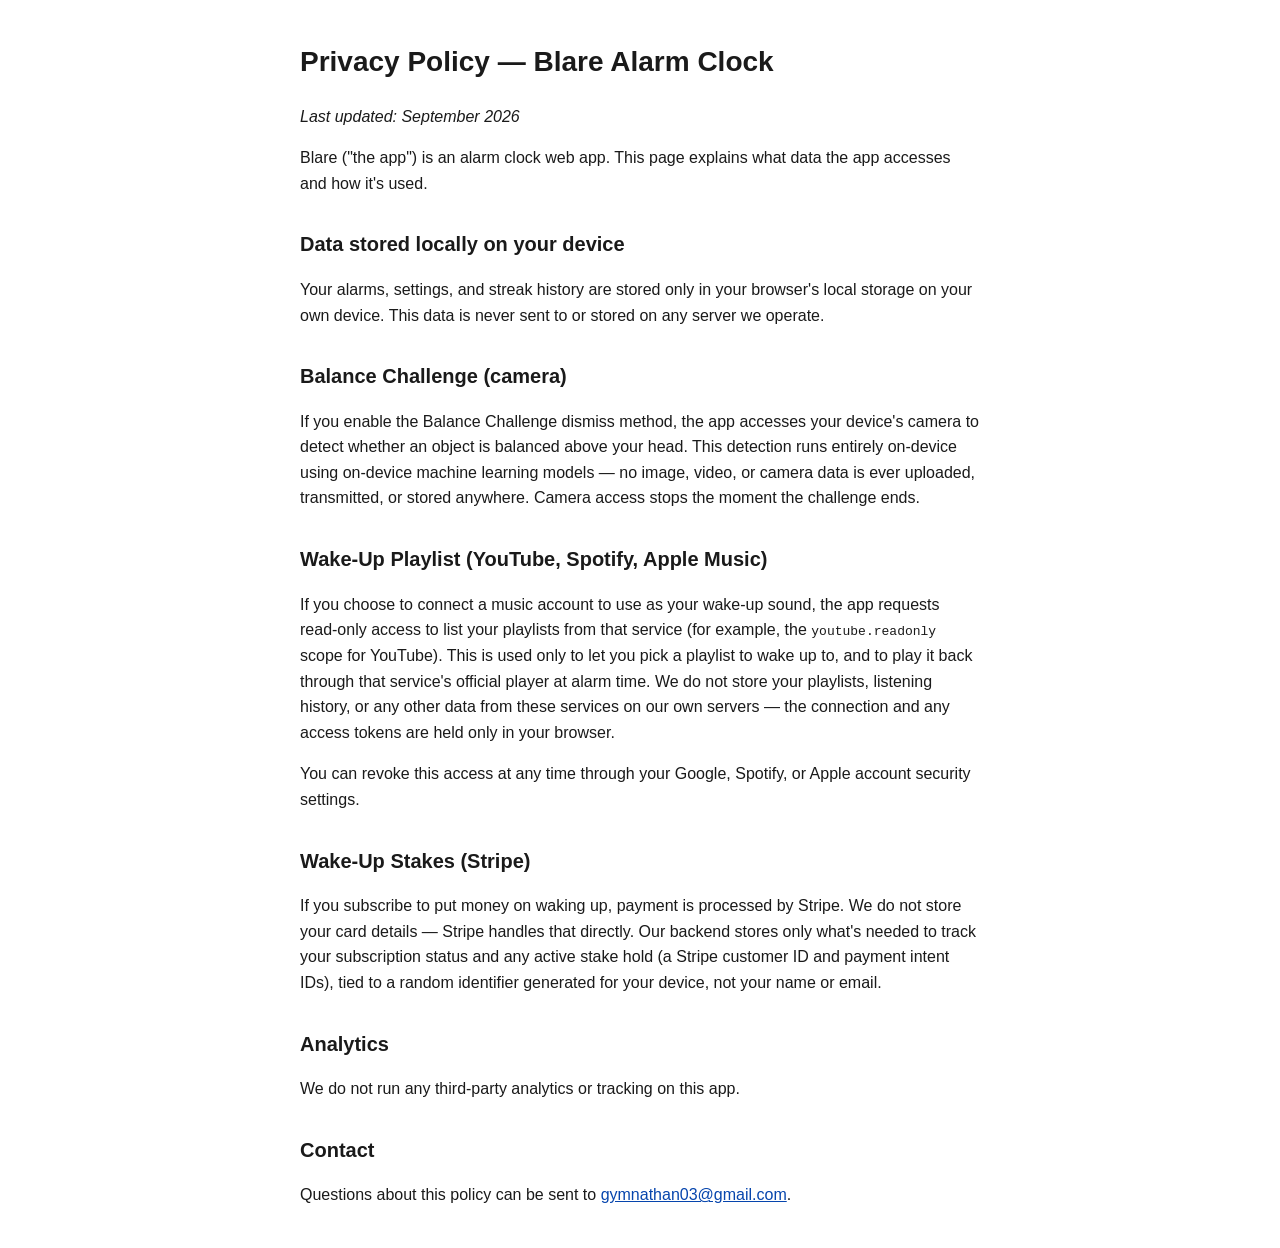
<file: privacy.html>
<!DOCTYPE html>
<html lang="en">
<head>
<meta charset="UTF-8">
<meta name="viewport" content="width=device-width, initial-scale=1.0">
<title>Privacy Policy — Blare Alarm Clock</title>
<style>
  body { max-width: 680px; margin: 40px auto; padding: 0 20px; font-family: -apple-system, BlinkMacSystemFont, "Segoe UI", Roboto, Helvetica, Arial, sans-serif; line-height: 1.6; color: #1a1a1a; background: #fff; }
  h1 { font-size: 28px; }
  h2 { font-size: 20px; margin-top: 32px; }
  a { color: #0645ad; }
</style>
</head>
<body>

<h1>Privacy Policy — Blare Alarm Clock</h1>
<p><em>Last updated: September 2026</em></p>

<p>Blare ("the app") is an alarm clock web app. This page explains what data the app accesses and how it's used.</p>

<h2>Data stored locally on your device</h2>
<p>Your alarms, settings, and streak history are stored only in your browser's local storage on your own device. This data is never sent to or stored on any server we operate.</p>

<h2>Balance Challenge (camera)</h2>
<p>If you enable the Balance Challenge dismiss method, the app accesses your device's camera to detect whether an object is balanced above your head. This detection runs entirely on-device using on-device machine learning models — no image, video, or camera data is ever uploaded, transmitted, or stored anywhere. Camera access stops the moment the challenge ends.</p>

<h2>Wake-Up Playlist (YouTube, Spotify, Apple Music)</h2>
<p>If you choose to connect a music account to use as your wake-up sound, the app requests read-only access to list your playlists from that service (for example, the <code>youtube.readonly</code> scope for YouTube). This is used only to let you pick a playlist to wake up to, and to play it back through that service's official player at alarm time. We do not store your playlists, listening history, or any other data from these services on our own servers — the connection and any access tokens are held only in your browser.</p>
<p>You can revoke this access at any time through your Google, Spotify, or Apple account security settings.</p>

<h2>Wake-Up Stakes (Stripe)</h2>
<p>If you subscribe to put money on waking up, payment is processed by Stripe. We do not store your card details — Stripe handles that directly. Our backend stores only what's needed to track your subscription status and any active stake hold (a Stripe customer ID and payment intent IDs), tied to a random identifier generated for your device, not your name or email.</p>

<h2>Analytics</h2>
<p>We do not run any third-party analytics or tracking on this app.</p>

<h2>Contact</h2>
<p>Questions about this policy can be sent to <a href="mailto:gymnathan03@gmail.com">gymnathan03@gmail.com</a>.</p>

</body>
</html>
</file>
